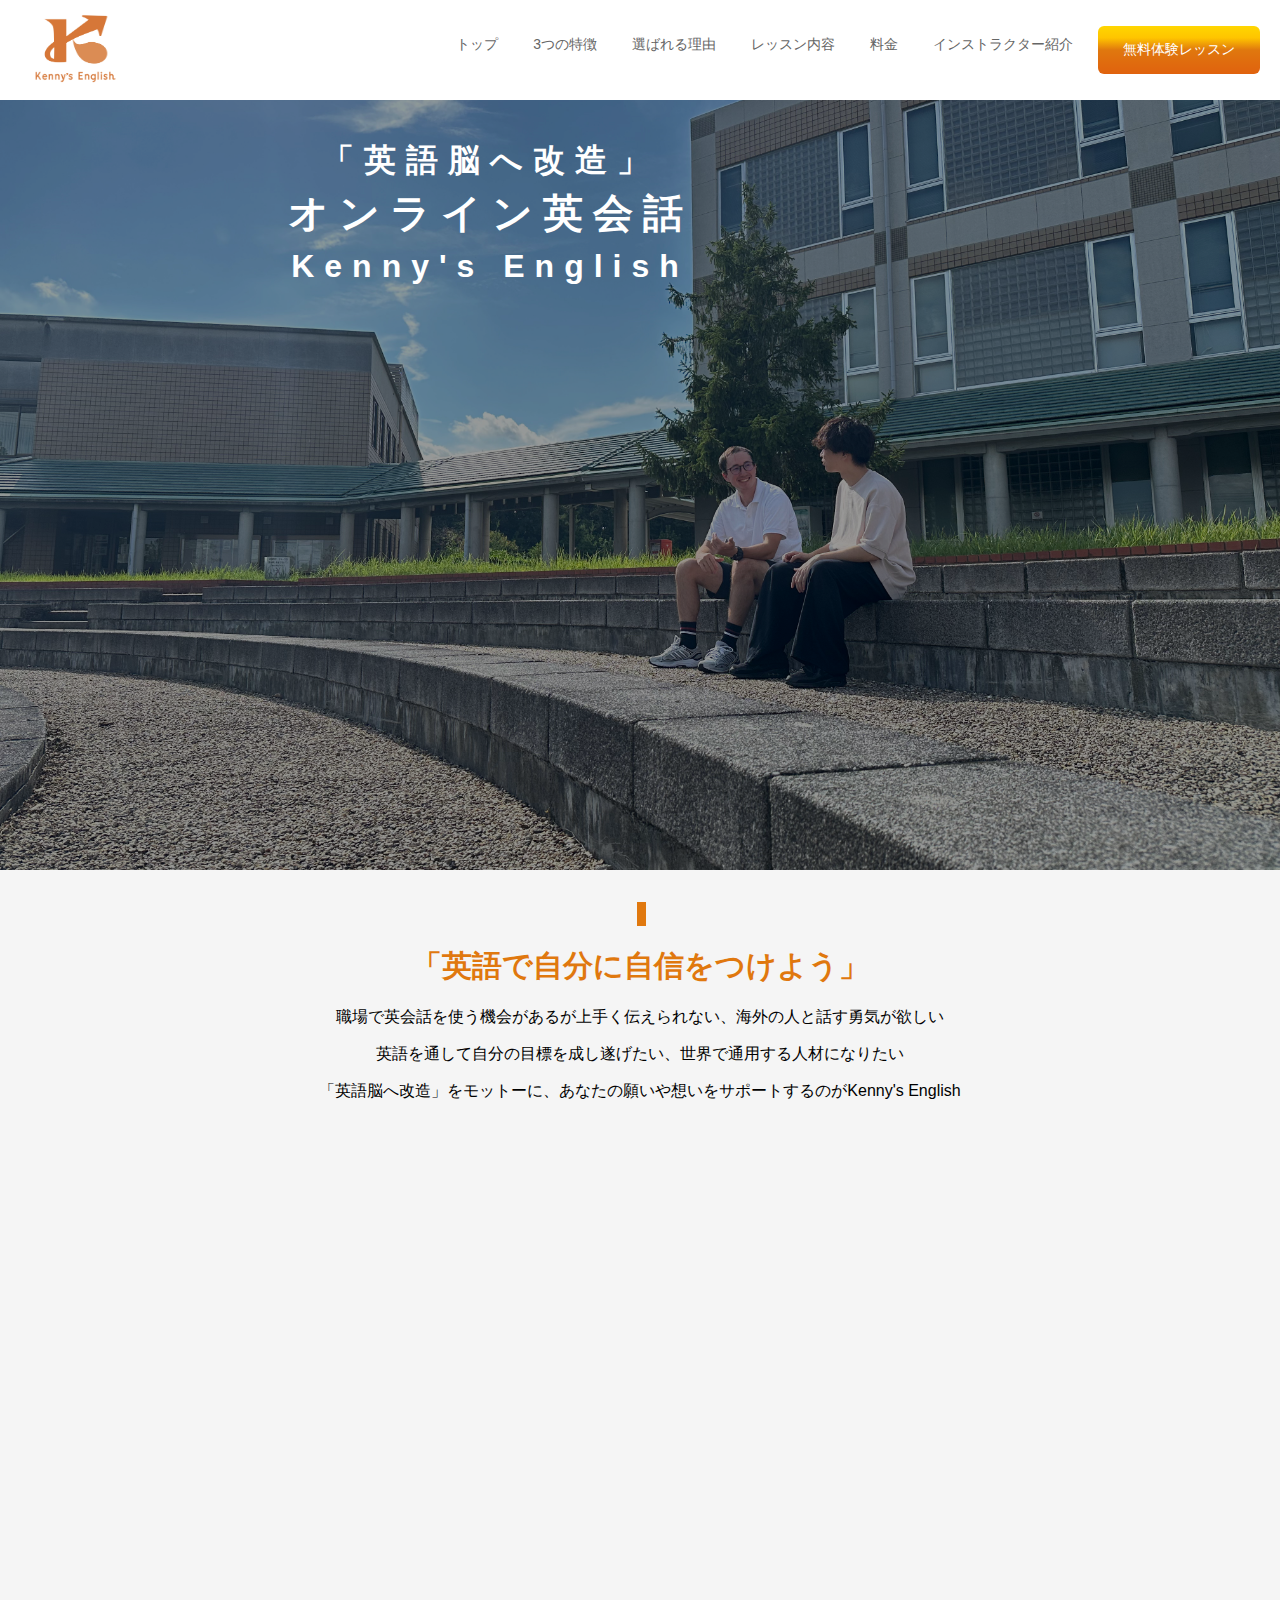
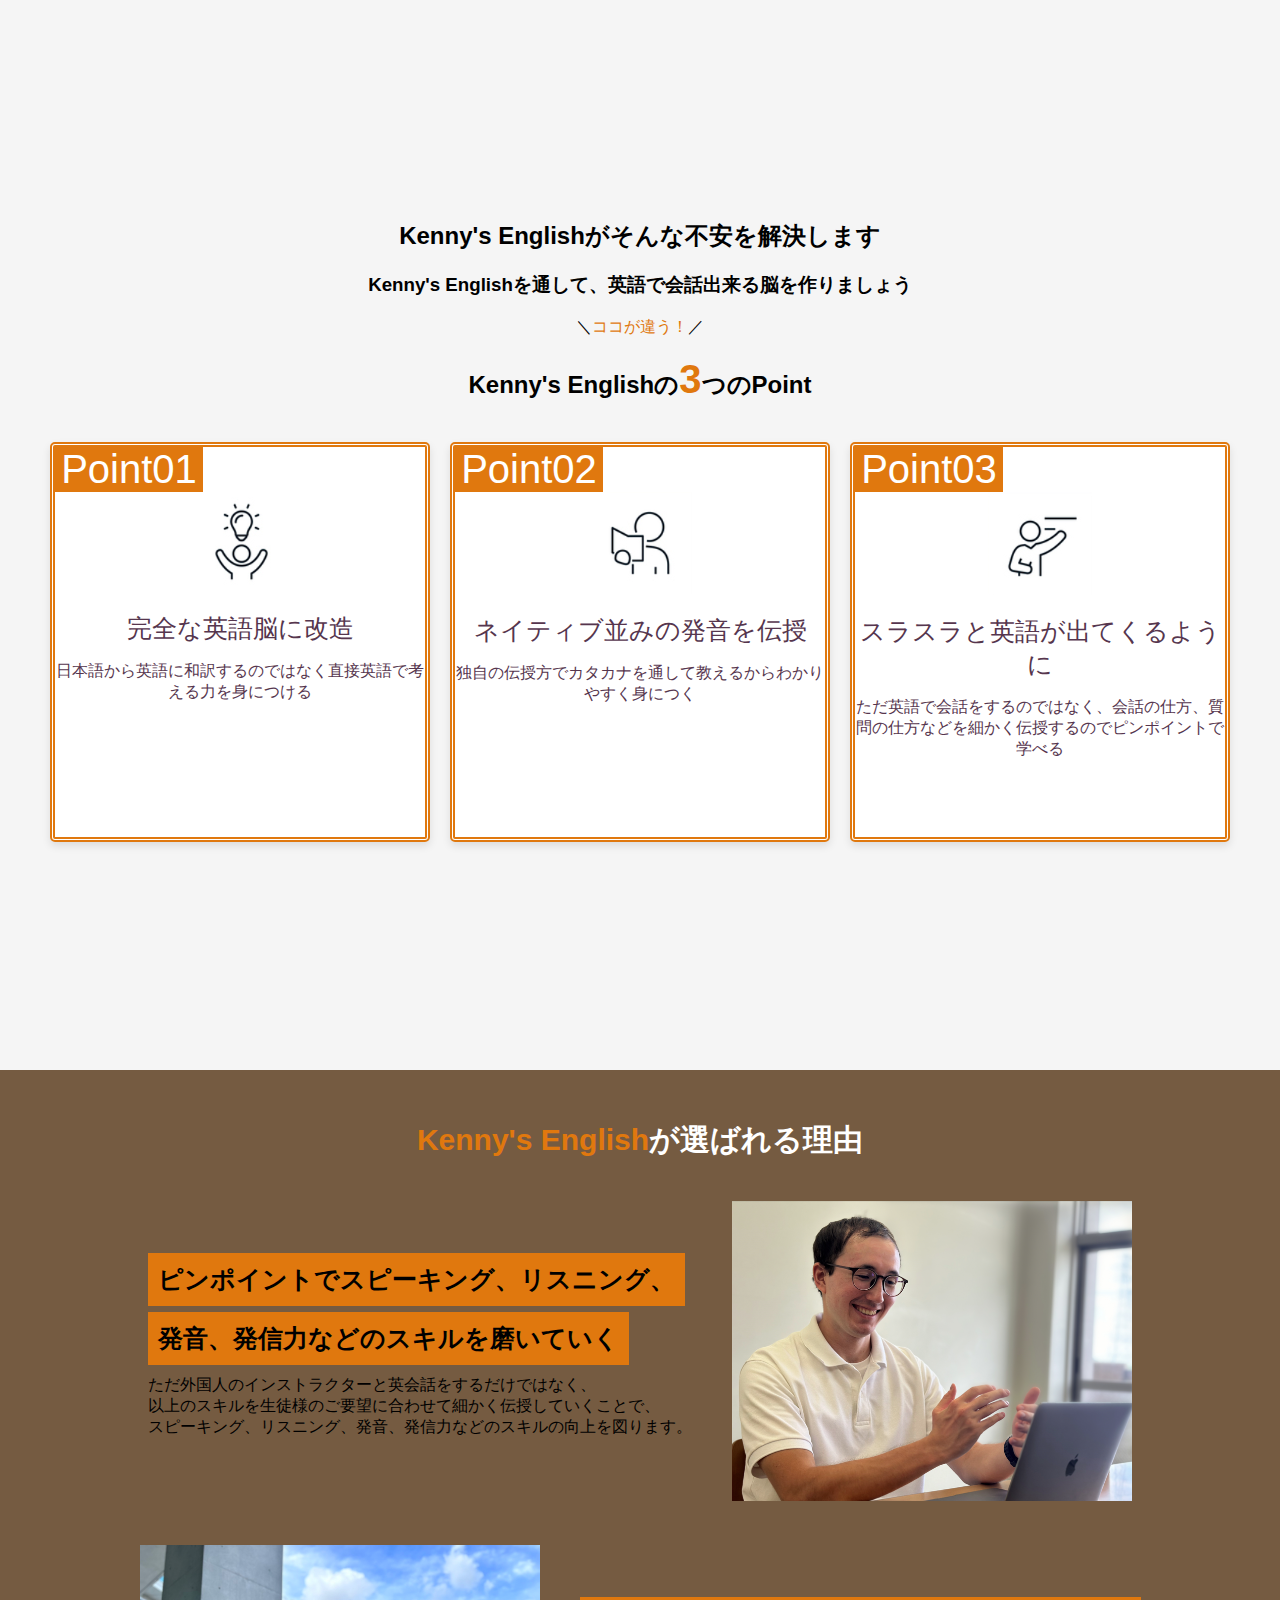
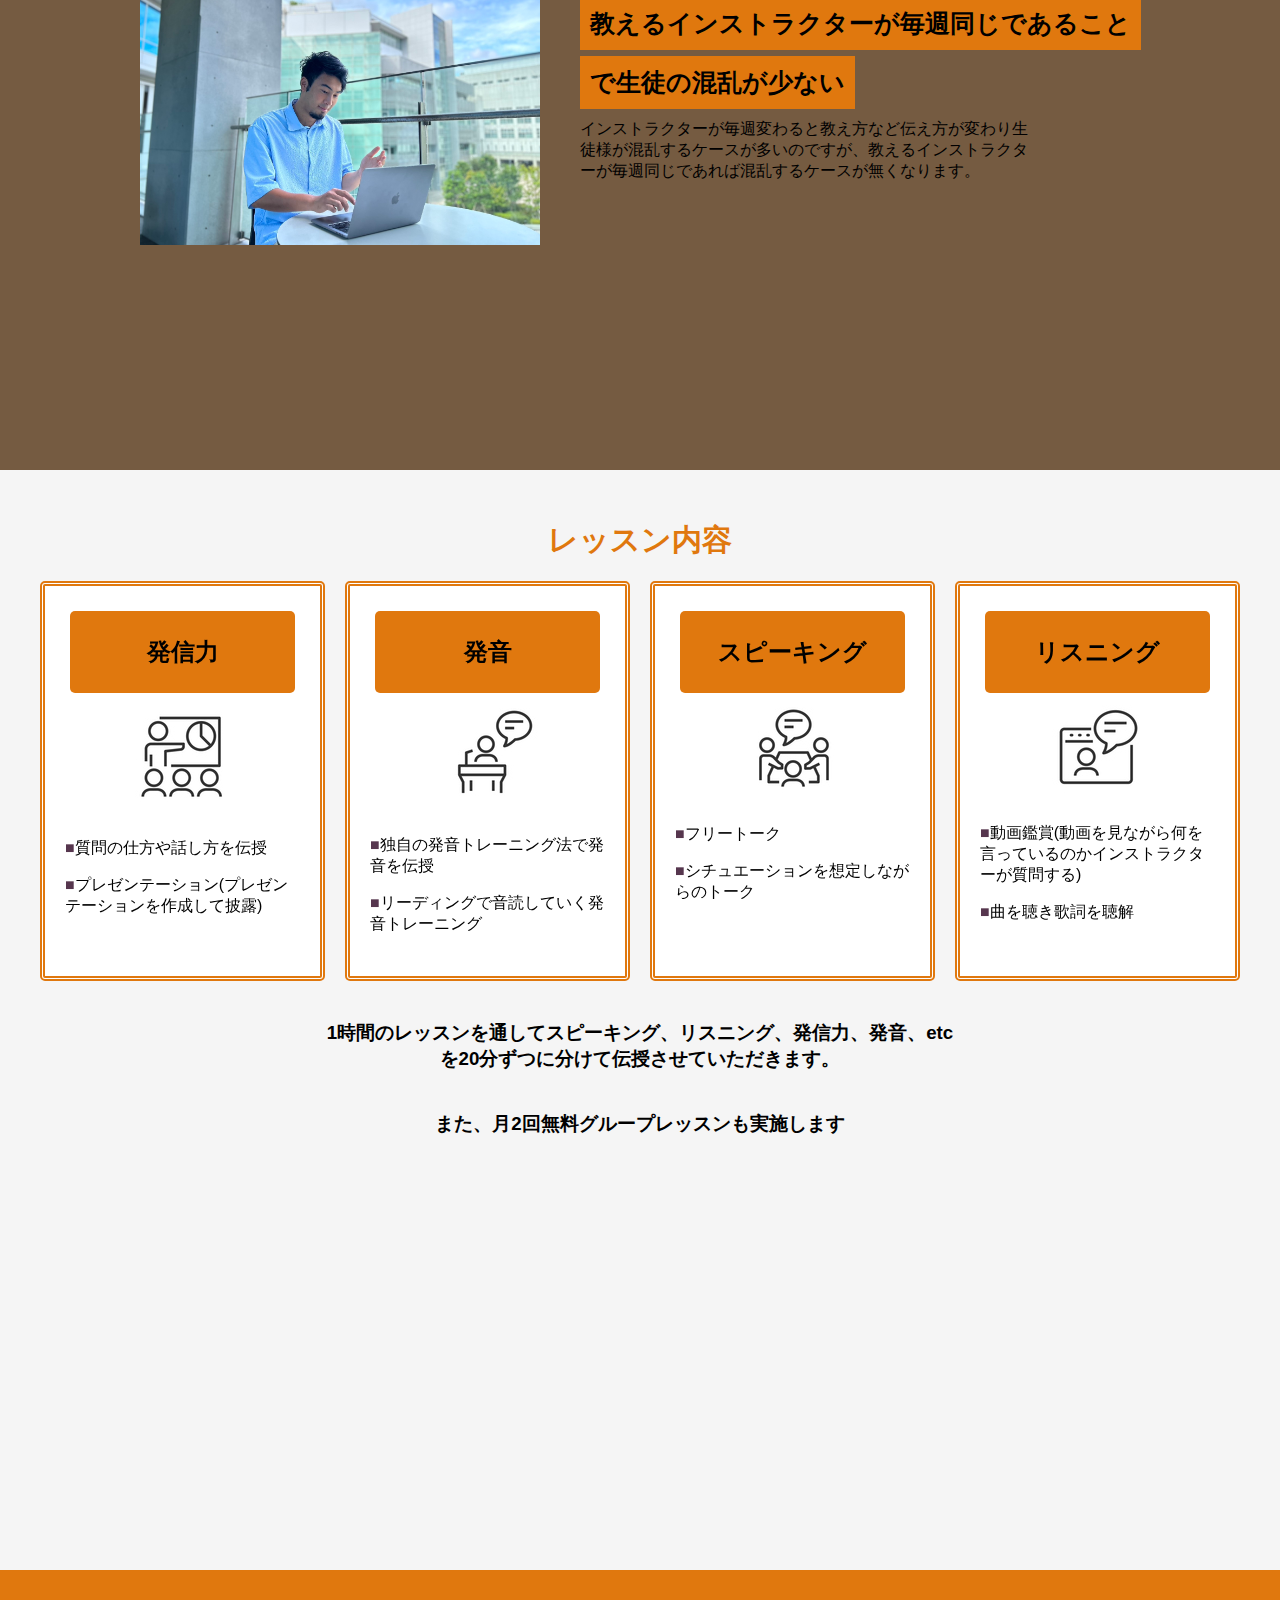
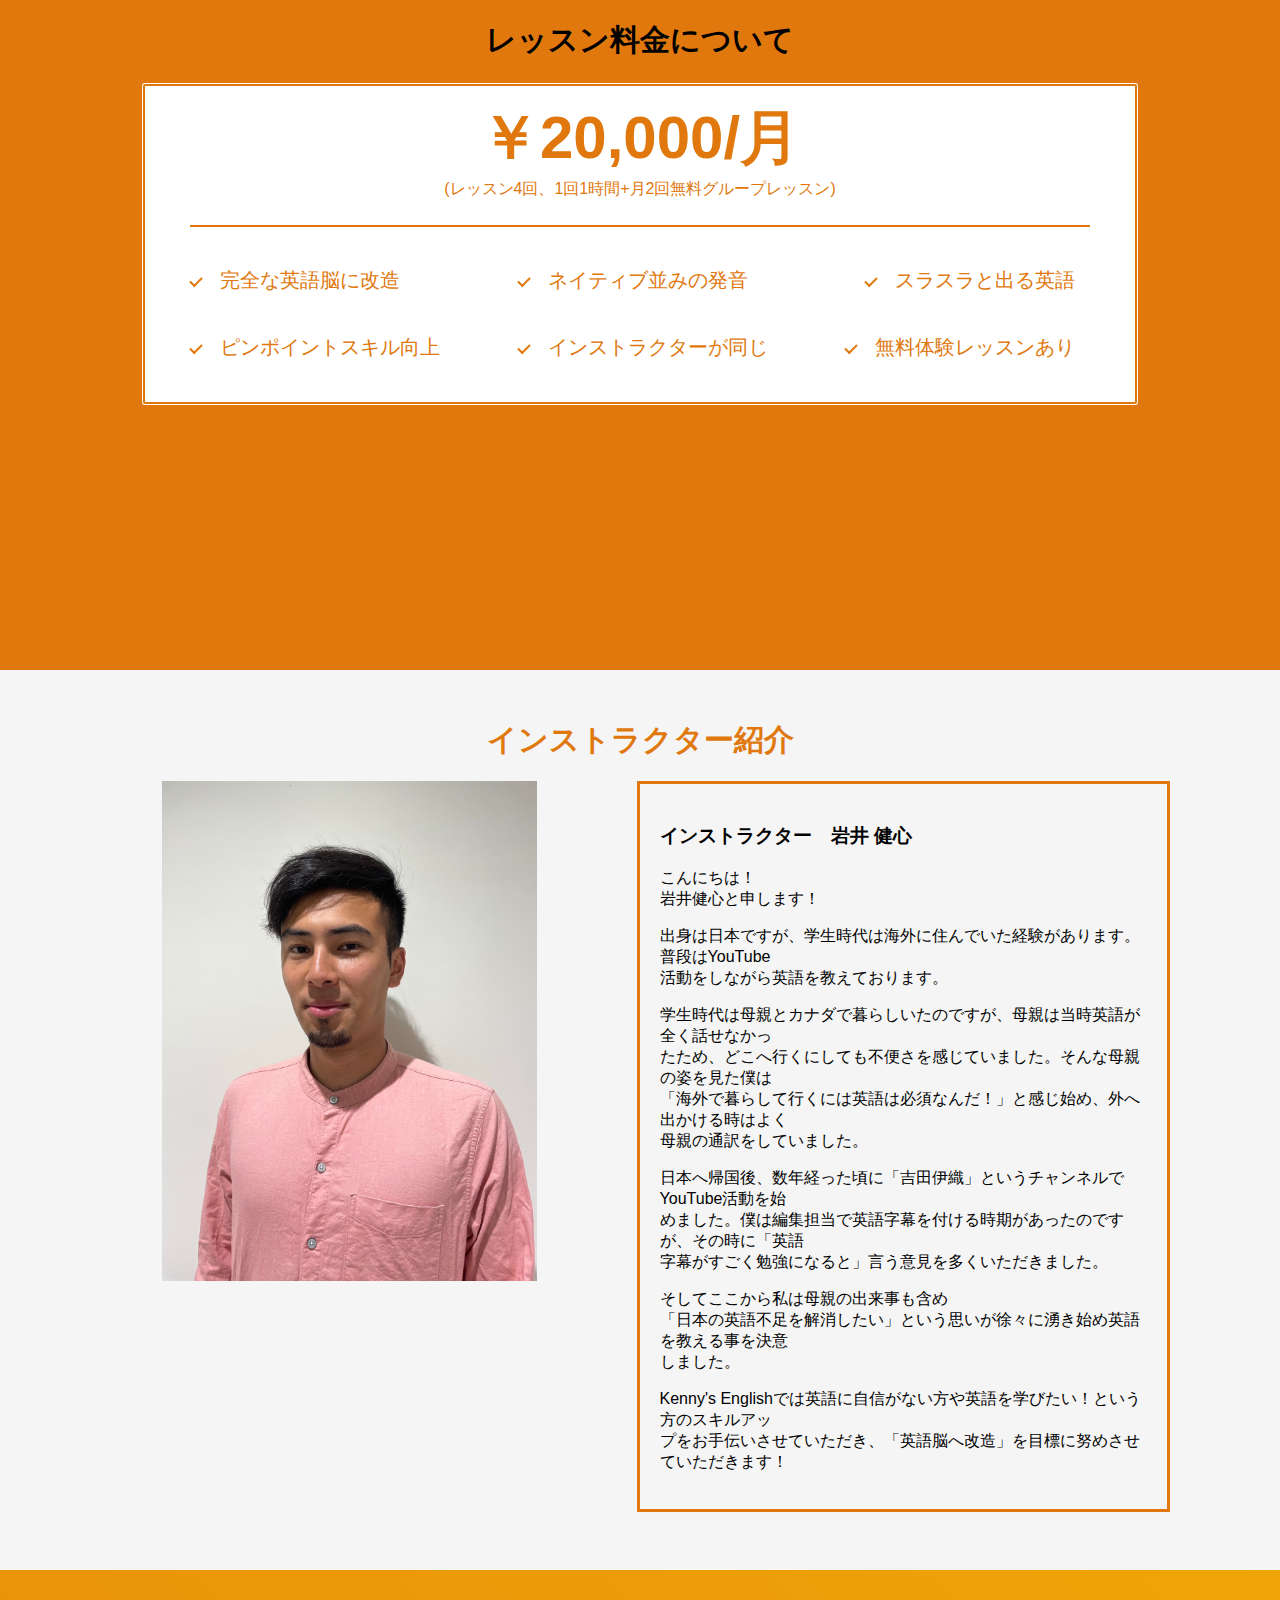
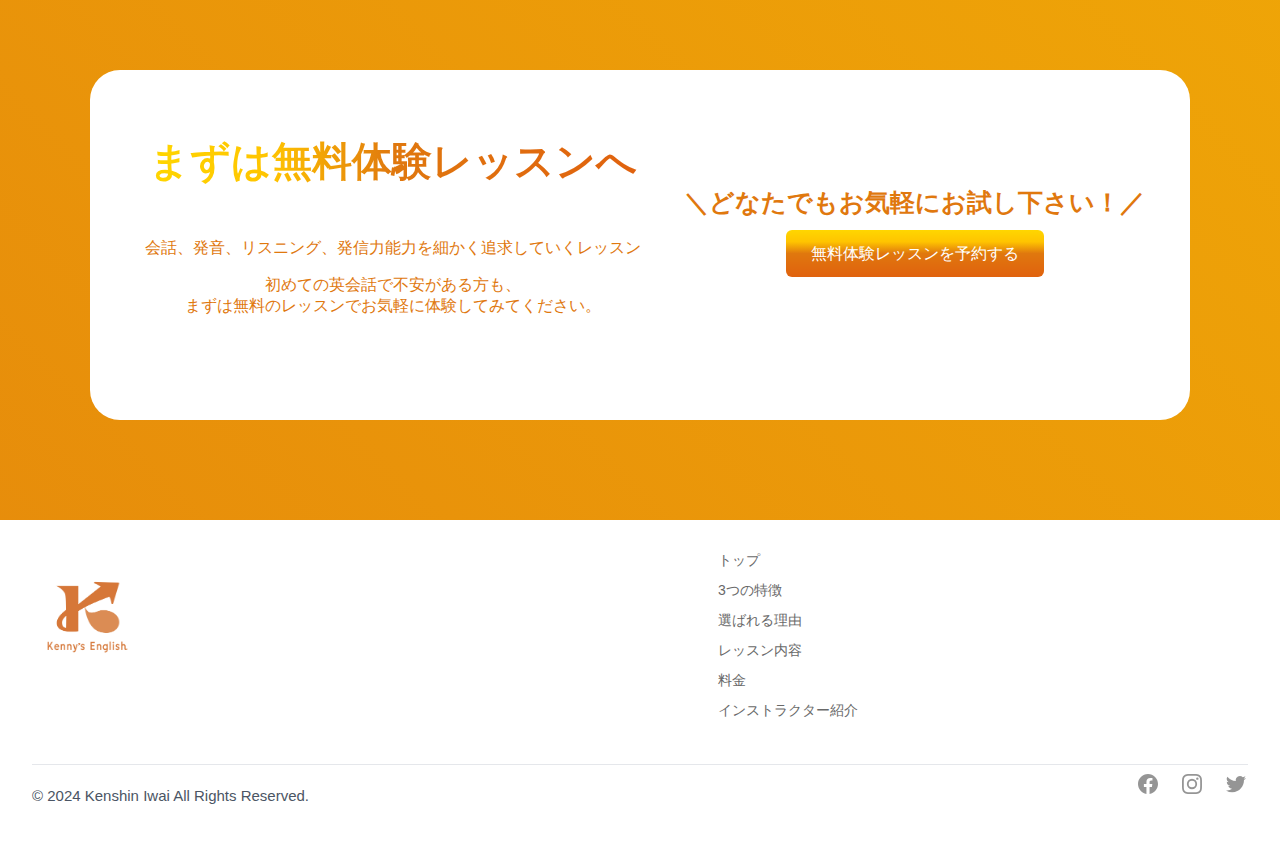
<file: docs/index.html>
<!DOCTYPE html>
<html lang="en">
<head>
    <!-- ▼ Page Setting ▼ -->
    <meta charset="UTF-8">
    <meta http-equiv="X-UA-Compatible" content="IE=edge">
    <meta name="viewport" content="width=device-width, initial-scale=1">

    <title>Kenny's English</title>
    <link rel="stylesheet" href="css/style.css">
    <script src="js/script.js"></script>

    <script src="https://code.jquery.com/jquery-2.2.4.js" integrity="sha256-iT6Q9iMJYuQiMWNd9lDyBUStIq/8PuOW33aOqmvFpqI=" crossorigin="anonymous"></script>
    <script>
        $(function() {
           const hum = $('#nav-ham, .nav_close');
           const nav = $('.sp-nav');
      
           hum.on('click', function(){
              nav.toggleClass('toggle');
           });
      
           // Close the menu when a link is clicked
           $('.sp-nav a').on('click', function() {
              nav.removeClass('toggle');
           });
        });
      </script>      
</head>

<body>
<!-- Header -->
<div class="top-area">
    <header class="DownMove" id="header">
        <div class="logo" id="logo">
            <a href="#pg-1"><img src="../content/img/logo2.png" width="110" height="85" alt="kennys_english"></a>
        </div>

        <nav class="pc-nav">
            <ul>
                <li><a href="#pg-1">トップ</a></li>
                <li><a href="#pg-2">3つの特徴</a></li>
                <li><a href="#pg-3">選ばれる理由</a></li>
                <li><a href="#pg-4">レッスン内容</a></li>
                <li><a href="#pg-5">料金</a></li>
                <li><a href="#pg-6">インストラクター紹介</a></li>
                <li><a href="../docs/free_lesson.html" class="lsn-btn"><span style="color: #fff;">無料体験レッスン</span></a></li>
            </ul>
        </nav>
        <nav class="sp-nav">
            <ul>
                <li><a href="#pg-1">トップ</a></li>
                <li><a href="#pg-2">3つの特徴</a></li>
                <li><a href="#pg-3">選ばれる理由</a></li>
                <li><a href="#pg-4">レッスン内容</a></li>
                <li><a href="#pg-5">料金</a></li>
                <li><a href="#pg-6">インストラクター紹介</a></li>
                <li><a href="../docs/free_lesson.html" class="lsn-btn">無料体験レッスン</a></li>
                <li class="nav_close"><span>閉じる</span></li>
            </ul>
        </nav>
        <div id="nav-ham">
            <span></span>
        </div>

    </header>
</div>

    <main>
        <section class="pg-1" id="pg-1">
            <div class="pg1-top-text">
                <h1 class="pg1-h1">「英語脳へ改造」</h1>
                <h2 class="pg1-h2">オンライン英会話</h2>
                <h1 class="pg1-h1">Kenny's English</h1>
            </div>

        </section>

        <section class="pg1-2" id="pg1-2">
            <!-- 
            <div class="pg1-2loop">
                <ul>
                    <li>Kenny's English</li>
                    <li>Kenny's English</li>
                    <li>Kenny's English</li>
                    <li>Kenny's English</li>
                    <li>Kenny's English</li>
                    <li>Kenny's English</li>
                </ul>
            </div>
            -->
            <div class="int_des" id="int_des">
                <h1 class="bee" style="margin-top: 0px; margin-bottom:0px;"></h1>
            </div>
            <div class="pg1-2text">
                <h1 class="pg1-2-h1">「英語で自分に自信をつけよう」</h1>
                <p>職場で英会話を使う機会があるが上手く伝えられない、海外の人と話す勇気が欲しい</p>
                <p>英語を通して自分の目標を成し遂げたい、世界で通用する人材になりたい</p>
                <p>「英語脳へ改造」をモットーに、あなたの願いや想いをサポートするのがKenny's English</p>
            </div>
        </section>
    
        <section class="pg-2" id="pg-2">
            <div class="pg2-subtext">
                <h2>Kenny's Englishがそんな不安を解決します</h2>
                <h3>Kenny's Englishを通して、英語で会話出来る脳を作りましょう</h3>
            </div>

            <div class="pg2-points">
                <p>＼<span style="color: #E0780E;">ココが違う！</span>／</p>
                <h2>Kenny's Englishの<span style="font-size: 40px; color: #E0780E;">3</span>つのPoint</h2>
            </div>

            <div class="pg2-bottom-box">
                <div class="pg2-bottom-sub">
                    <p class="pg2-box-p1"><span style="font-size: 40px;">Point01</span></p>
                    <img src="../content/img/point1.png">
                    <p><span style="font-size: 25px; color: #56364E;">完全な英語脳に改造</span></p>
                    <p><span style="color: #56364E;">日本語から英語に和訳するのではなく直接英語で考える力を身につける</span></p>
                </div>
                <div class="pg2-bottom-sub">
                    <p class="pg2-box-p1"><span style="font-size: 40px;">Point02</span></p>
                    <img src="../content/img/point2.png">
                    <p><span style="font-size: 25px; color: #56364E;">ネイティブ並みの発音を伝授</span></p>
                    <p><span style="color: #56364E;">独自の伝授方でカタカナを通して教えるからわかりやすく身につく</span></p>
                </div>
                <div class="pg2-bottom-sub">
                    <p class="pg2-box-p1"><span style="font-size: 40px;">Point03</span></p>
                    <img src="../content/img/point3.png">
                    <p><span style="font-size: 25px; color: #56364E;">スラスラと英語が出てくるように</span></p>
                    <p><span style="color: #56364E;">ただ英語で会話をするのではなく、会話の仕方、質問の仕方などを細かく伝授するのでピンポイントで学べる</span></p>
                </div>
            </div>
        </section>

        <section class="pg-3" id="pg-3">
            <h1 class="pg3-h1"><span style="color: #E0780E;">Kenny's English</span>が選ばれる理由</h1>
            <div class="pg3-up-container">
                <div class="pg3-up-sub slide-in">
                    <h3 class="pg3-up-h3">ピンポイントでスピーキング、リスニング、</h3><br>
                    <h3 class="pg3-up-h3">発音、発信力などのスキルを磨いていく</h3>
                    <p class="pg3-up-p">ただ外国人のインストラクターと英会話をするだけではなく、<br>以上のスキルを生徒様のご要望に合わせて細かく伝授していくことで、<br>スピーキング、リスニング、発音、発信力などのスキルの向上を図ります。</p>
                </div>
                <div class="pg3-up-sub slide-in">
                    <img width="400" height="300" src="../content/img/seiji.png">
                </div>
            </div>

            <div class="pg3-down-container">
            <div class="pg3-down-sub slide-in">
                <img width="400" height="300" src="../content/img/ki.jpg">
            </div>
            <div class="pg3-down-sub slide-in">
                <h3 class="pg3-down-h3">教えるインストラクターが毎週同じであること</h3><br>
                <h3 class="pg3-down-h3">で生徒の混乱が少ない</h3>
                <p class="pg3-down-p">インストラクターが毎週変わると教え方など伝え方が変わり生<br>徒様が混乱するケースが多いのですが、教えるインストラクタ<br>ーが毎週同じであれば混乱するケースが無くなります。</p>
            </div>
            </div>

        </section>

        <section class="pg-4" id="pg-4">
            <h1 class="pg4-h1 bounce-in">レッスン内容</h1>
            
            <div class="pg4-bottom-box">
                <div class="pg4-bottom-sub">
                    <div class="pg4-card">
                        <div class="pg4-card-front">
                            <div class="pg4-top-sub"><h2>発信力</h2></div>
                            <img src="../content/img/presentation.png" alt="Presentation">
                            <p><span style="color: #56364E;">■</span>質問の仕方や話し方を伝授</p>
                            <p><span style="color: #56364E;">■</span>プレゼンテーション(プレゼンテーションを作成して披露)</p>
                        </div>
                        <div class="pg4-card-back">
                            <h2>More about 発信力</h2>
                            <p>Gain confidence in your speaking ability, learn how to engage an audience, and master presentation skills.</p>
                        </div>
                    </div>
                </div>
                <div class="pg4-bottom-sub">
                    <div class="pg4-card">
                        <div class="pg4-card-front">
                            <div class="pg4-top-sub"><h2>発音</h2></div>
                            <img src="../content/img/talk.png" alt="Presentation">
                            <p><span style="color: #56364E;">■</span>独自の発音トレーニング法で発音を伝授</p>
                            <p><span style="color: #56364E;">■</span>リーディングで音読していく発音トレーニング</p>
                        </div>
                        <div class="pg4-card-back">
                            <h2>More about 発音</h2>
                            <p>Gain confidence in your speaking ability, learn how to engage an audience, and master presentation skills.</p>
                        </div>
                    </div>
                  </div>
                  <div class="pg4-bottom-sub">
                    <div class="pg4-card">
                        <div class="pg4-card-front">
                            <div class="pg4-top-sub"><h2>スピーキング</h2></div>
                            <img src="../content/img/freetalk.png" alt="Presentation">
                            <p><span style="color: #56364E;">■</span>フリートーク</p>
                            <p><span style="color: #56364E;">■</span>シチュエーションを想定しながらのトーク</p>
                        </div>
                        <div class="pg4-card-back">
                            <h2>More about スピーキング</h2>
                            <p>Gain confidence in your speaking ability, learn how to engage an audience, and master presentation skills.</p>
                        </div>
                    </div>
                  </div>
                  <div class="pg4-bottom-sub">
                    <div class="pg4-card">
                        <div class="pg4-card-front">
                            <div class="pg4-top-sub"><h2>リスニング</h2></div>
                            <img src="../content/img/listen.png" alt="Presentation">
                            <p><span style="color: #56364E;">■</span>動画鑑賞(動画を見ながら何を言っているのかインストラクターが質問する)</p>
                            <p><span style="color: #56364E;">■</span>曲を聴き歌詞を聴解</p>
                        </div>
                        <div class="pg4-card-back">
                            <h2>More about リスニング</h2>
                            <p>Gain confidence in your speaking ability, learn how to engage an audience, and master presentation skills.</p>
                        </div>
                    </div>
                  </div>
            </div>

            <h3>1時間のレッスンを通してスピーキング、リスニング、発信力、発音、etc<br>を20分ずつに分けて伝授させていただきます。</h3>
            <h3>また、月2回無料グループレッスンも実施します</h3>
            
        </section>

        <section class="pg-5" id="pg-5">
            <h1 class="pg5-h1">レッスン料金について</h1>
            <div class="pg5-box">
                <div class="pg5-top-box">
                    <h2 class="pg5-h2">￥20,000/月</h2>
                    <p>(レッスン4回、1回1時間+月2回無料グループレッスン)</p>
                </div>
                <div class="pg5-mid-box">
                </div>
                <div class="pg5-bottom-box">
                    <ul class="pg5-top-list">
                        <li>完全な英語脳に改造</li>
                        <li>ネイティブ並みの発音</li>
                        <li>スラスラと出る英語</li>
                    </ul>
                    <ul class="pg5-bottom-list">
                        <li>ピンポイントスキル向上</li>
                        <li>インストラクターが同じ</li>
                        <li>無料体験レッスンあり</li>
                    </ul>
                </div>
            </div>
        </section>

        <section class="pg-6" id="pg-6">
            <h1 class="pg6-h1">インストラクター紹介</h1>
            <div class="pg6-container">
            <div class="pg6-img slide-in-left floating">
            <img width="375" height="500" src="../content/img/instructor-1.jpg" alt="インストラクター">
            </div>
            <div class="pg6-intro slide-in-right">
                <h3>インストラクター　岩井 健心</h3>
                <p>こんにちは！<br>岩井健心と申します！</p>
                <p>出身は日本ですが、学生時代は海外に住んでいた経験があります。普段はYouTube<br>活動をしながら英語を教えております。</p>
                <p>学生時代は母親とカナダで暮らしいたのですが、母親は当時英語が全く話せなかっ<br>たため、どこへ行くにしても不便さを感じていました。そんな母親の姿を見た僕は<br>「海外で暮らして行くには英語は必須なんだ！」と感じ始め、外へ出かける時はよく<br>母親の通訳をしていました。</p>
                <p>日本へ帰国後、数年経った頃に「吉田伊織」というチャンネルでYouTube活動を始<br>めました。僕は編集担当で英語字幕を付ける時期があったのですが、その時に「英語<br>字幕がすごく勉強になると」言う意見を多くいただきました。</p>
                <p>そしてここから私は母親の出来事も含め<br>「日本の英語不足を解消したい」という思いが徐々に湧き始め英語を教える事を決意<br>しました。</p>
                <p>Kenny's Englishでは英語に自信がない方や英語を学びたい！という方のスキルアッ<br>プをお手伝いさせていただき、「英語脳へ改造」を目標に努めさせていただきます！</p>
            </div>
            </div>
        </section>


        <section class="free-lesson" id="free-lesson">
            <div class="pgFL-box">
                <div class="pgFL-top-box">
                    <h2 class="pgFL-h2">まずは無料体験レッスンへ</h2>
                    <p>会話、発音、リスニング、発信力能力を細かく追求していくレッスン</p>
                    <p>初めての英会話で不安がある方も、<br>まずは無料のレッスンでお気軽に体験してみてください。</p>
                </div>

                <div class="pgFL-bottom-box">
                    <p>＼どなたでもお気軽にお試し下さい！／</p>
                    <a href="../docs/free_lesson.html" class="lsn-btn">無料体験レッスンを予約する</a>
                </div>
            </div>
        </section>

    </main>

    <!-- jQuery-->
    <script src="https://code.jquery.com/jquery-3.4.1.min.js" integrity="sha256-CSXorXvZcTkaix6Yvo6HppcZGetbYMGWSFlBw8HfCJo=" crossorigin="anonymous"></script>

    <!--Javascript-->
    <script src="js/movement.js" defer></script>

    <!-- Footer -->
    <footer class="footer">
        <div class="md-flex md-justify-between">
            <h1 class="ft-h1">
                <a href="#pg-1"><img src="../content/img/logo2.png" width="110" height="90" alt="kennys_english"></a>
            </h1>
            <div class="grid">
              <div>
                <ul class="footer_navi">
                    <li><a href="#pg-1">トップ</a></li>
                    <li><a href="#pg-2">3つの特徴</a></li>
                    <li><a href="#pg-3">選ばれる理由</a></li>
                    <li><a href="#pg-4">レッスン内容</a></li>
                    <li><a href="#pg-5">料金</a></li>
                    <li><a href="#pg-6">インストラクター紹介</a></li>
                </ul>
              </div>
            </div>
          </div>
          <hr />
          <div class="md-flex md-justify-between">
            <p class="copyright">© 2024 Kenshin Iwai All Rights Reserved.
            </p>
            <div class="footer_social">
              <a href="#">
                <svg class="w-5 h-5" fill="currentColor" viewBox="0 0 24 24" aria-hidden="true">
                  <path fill-rule="evenodd" d="M22 12c0-5.523-4.477-10-10-10S2 6.477 2 12c0 4.991 3.657 9.128 8.438 9.878v-6.987h-2.54V12h2.54V9.797c0-2.506 1.492-3.89 3.777-3.89 1.094 0 2.238.195 2.238.195v2.46h-1.26c-1.243 0-1.63.771-1.63 1.562V12h2.773l-.443 2.89h-2.33v6.988C18.343 21.128 22 16.991 22 12z" clip-rule="evenodd" />
                </svg>
              </a>
              <a href="https://www.instagram.com/kennysenglish.asia/">
                <svg class="w-5 h-5" fill="currentColor" viewBox="0 0 24 24" aria-hidden="true">
                  <path fill-rule="evenodd" d="M12.315 2c2.43 0 2.784.013 3.808.06 1.064.049 1.791.218 2.427.465a4.902 4.902 0 011.772 1.153 4.902 4.902 0 011.153 1.772c.247.636.416 1.363.465 2.427.048 1.067.06 1.407.06 4.123v.08c0 2.643-.012 2.987-.06 4.043-.049 1.064-.218 1.791-.465 2.427a4.902 4.902 0 01-1.153 1.772 4.902 4.902 0 01-1.772 1.153c-.636.247-1.363.416-2.427.465-1.067.048-1.407.06-4.123.06h-.08c-2.643 0-2.987-.012-4.043-.06-1.064-.049-1.791-.218-2.427-.465a4.902 4.902 0 01-1.772-1.153 4.902 4.902 0 01-1.153-1.772c-.247-.636-.416-1.363-.465-2.427-.047-1.024-.06-1.379-.06-3.808v-.63c0-2.43.013-2.784.06-3.808.049-1.064.218-1.791.465-2.427a4.902 4.902 0 011.153-1.772A4.902 4.902 0 015.45 2.525c.636-.247 1.363-.416 2.427-.465C8.901 2.013 9.256 2 11.685 2h.63zm-.081 1.802h-.468c-2.456 0-2.784.011-3.807.058-.975.045-1.504.207-1.857.344-.467.182-.8.398-1.15.748-.35.35-.566.683-.748 1.15-.137.353-.3.882-.344 1.857-.047 1.023-.058 1.351-.058 3.807v.468c0 2.456.011 2.784.058 3.807.045.975.207 1.504.344 1.857.182.466.399.8.748 1.15.35.35.683.566 1.15.748.353.137.882.3 1.857.344 1.054.048 1.37.058 4.041.058h.08c2.597 0 2.917-.01 3.96-.058.976-.045 1.505-.207 1.858-.344.466-.182.8-.398 1.15-.748.35-.35.566-.683.748-1.15.137-.353.3-.882.344-1.857.048-1.055.058-1.37.058-4.041v-.08c0-2.597-.01-2.917-.058-3.96-.045-.976-.207-1.505-.344-1.858a3.097 3.097 0 00-.748-1.15 3.098 3.098 0 00-1.15-.748c-.353-.137-.882-.3-1.857-.344-1.023-.047-1.351-.058-3.807-.058zM12 6.865a5.135 5.135 0 110 10.27 5.135 5.135 0 010-10.27zm0 1.802a3.333 3.333 0 100 6.666 3.333 3.333 0 000-6.666zm5.338-3.205a1.2 1.2 0 110 2.4 1.2 1.2 0 010-2.4z" clip-rule="evenodd" />
                </svg>
              </a>
              <a href="#">
                <svg class="w-5 h-5" fill="currentColor" viewBox="0 0 24 24" aria-hidden="true">
                  <path d="M8.29 20.251c7.547 0 11.675-6.253 11.675-11.675 0-.178 0-.355-.012-.53A8.348 8.348 0 0022 5.92a8.19 8.19 0 01-2.357.646 4.118 4.118 0 001.804-2.27 8.224 8.224 0 01-2.605.996 4.107 4.107 0 00-6.993 3.743 11.65 11.65 0 01-8.457-4.287 4.106 4.106 0 001.27 5.477A4.072 4.072 0 012.8 9.713v.052a4.105 4.105 0 003.292 4.022 4.095 4.095 0 01-1.853.07 4.108 4.108 0 003.834 2.85A8.233 8.233 0 012 18.407a11.616 11.616 0 006.29 1.84" />
                </svg>
              </a>
            </div>
          </div>
    </footer>


</body>



</html>
</file>
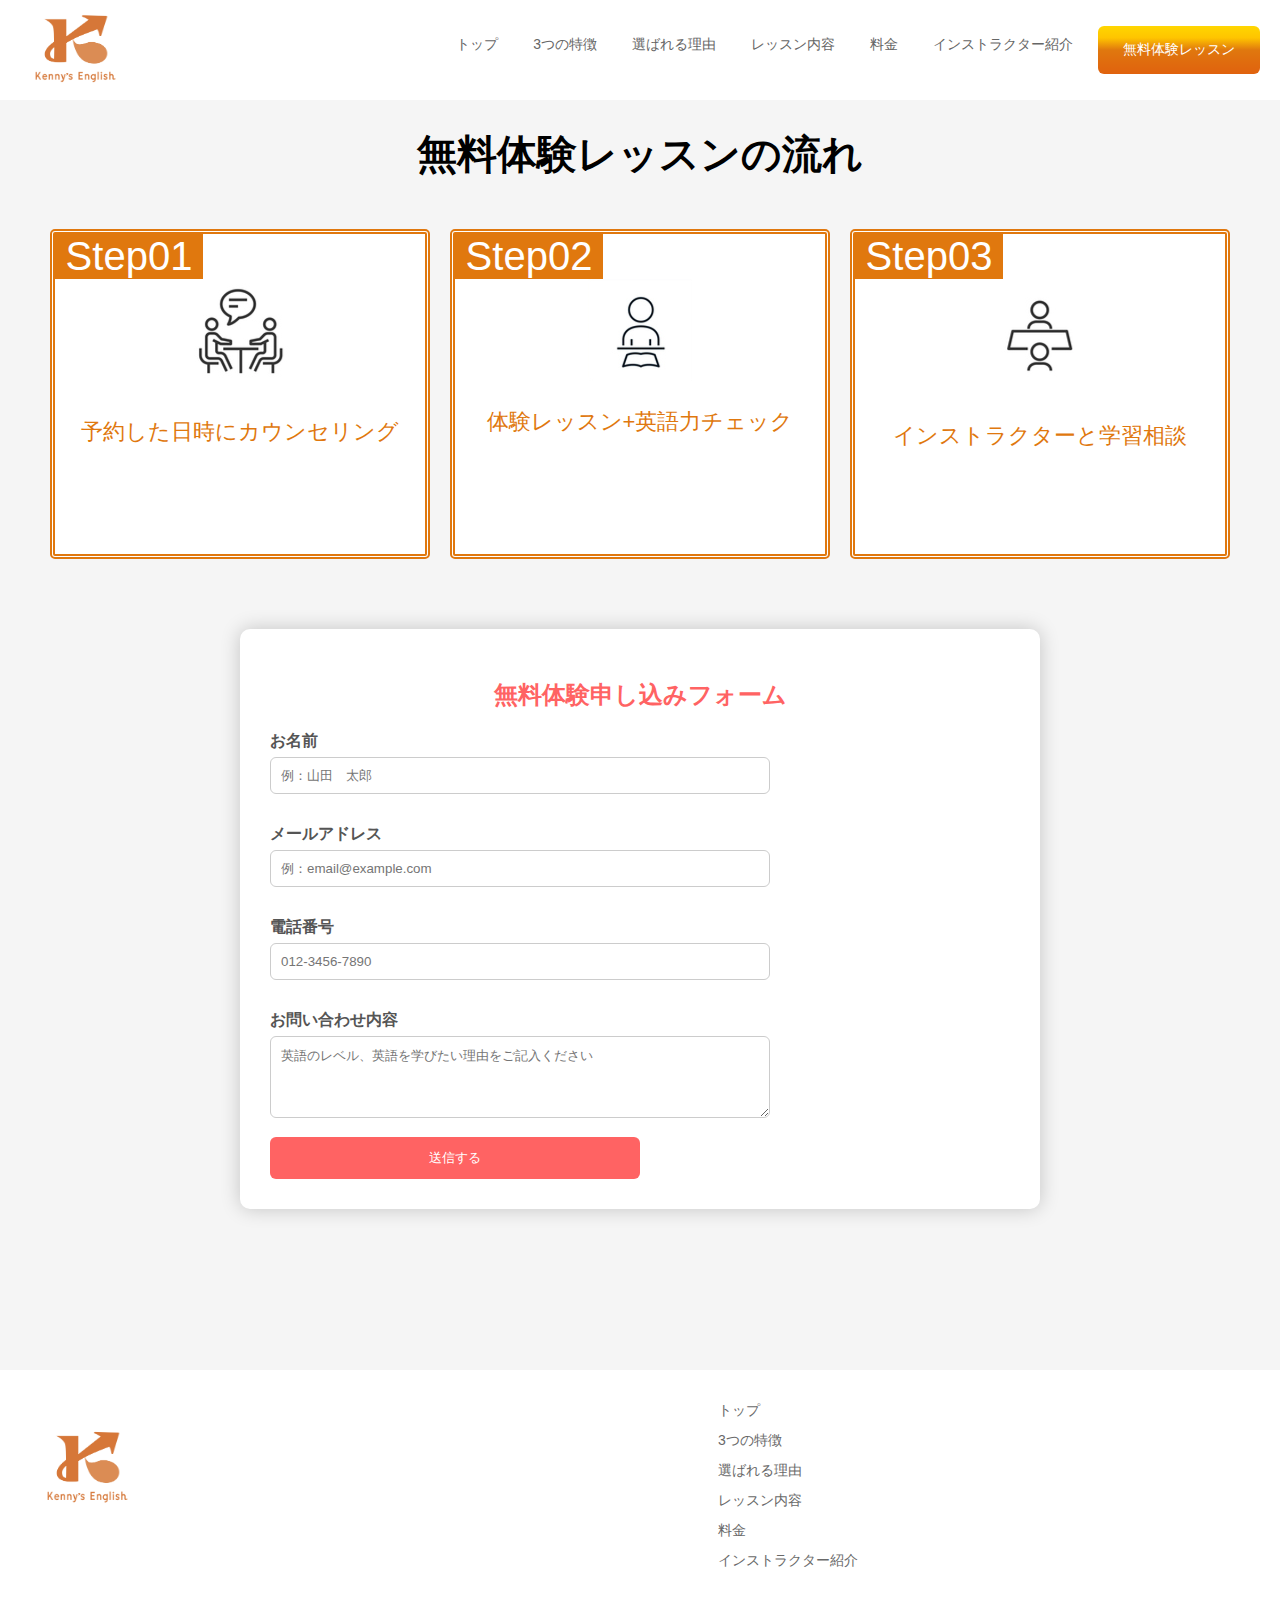
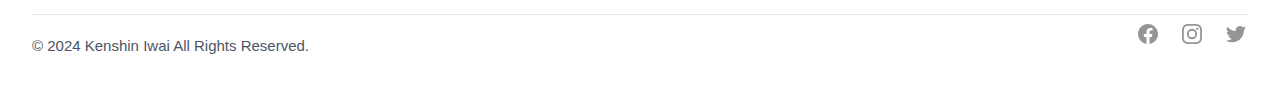
<file: docs/free_lesson.html>
<!DOCTYPE html>
<html lang="en">
  <head>
    <!-- ▼ Page Setting ▼ -->
    <meta charset="UTF-8">
    <meta http-equiv="X-UA-Compatible" content="IE=edge">
    <meta name="viewport" content="width=device-width, initial-scale=1">

    <title>Kenny's English</title>
    <link rel="stylesheet" href="css/style.css">
    <script src="js/script.js"></script>

    <script src="https://code.jquery.com/jquery-2.2.4.js" integrity="sha256-iT6Q9iMJYuQiMWNd9lDyBUStIq/8PuOW33aOqmvFpqI=" crossorigin="anonymous"></script>
    <script>
    $(function() {
       const hum = $('#nav-ham, .nav_close')
       const nav = $('.sp-nav')
       hum.on('click', function(){
          nav.toggleClass('toggle');
       });
    });
    </script>
</head>

<body>
<!-- Header -->
<div class="top-area">
  <header class="DownMove" id="header">
      <div class="logo" id="logo">
          <a href="../docs/index.html#pg-1"><img src="../content/img/logo2.png" width="110" height="85" alt="kennys_english"></a>
      </div>

      <nav class="pc-nav">
          <ul>
              <li><a href="../docs/index.html#pg-1">トップ</a></li>
              <li><a href="../docs/index.html#pg-2">3つの特徴</a></li>
              <li><a href="../docs/index.html#pg-3">選ばれる理由</a></li>
              <li><a href="../docs/index.html#pg-4">レッスン内容</a></li>
              <li><a href="../docs/index.html#pg-5">料金</a></li>
              <li><a href="../docs/index.html#pg-6">インストラクター紹介</a></li>
              <li><a href="../docs/free_lesson.html" class="lsn-btn"><span style="color: #fff;">無料体験レッスン</span></a></li>
          </ul>
      </nav>
      <nav class="sp-nav">
          <ul>
            <li><a href="../docs/index.html#pg-1">トップ</a></li>
            <li><a href="../docs/index.html#pg-2">3つの特徴</a></li>
            <li><a href="../docs/index.html#pg-3">選ばれる理由</a></li>
            <li><a href="../docs/index.html#pg-4">レッスン内容</a></li>
            <li><a href="../docs/index.html#pg-5">料金</a></li>
            <li><a href="../docs/index.html#pg-6">インストラクター紹介</a></li>
            <li><a href="../docs/free_lesson.html" class="lsn-btn"><span style="color: #fff;">無料体験レッスン</span></a></li>
              <li class="nav_close"><span>閉じる</span></li>
          </ul>
      </nav>
      <div id="nav-ham">
          <span></span>
      </div>

  </header>
</div>

    <main>
        <section class="pg-7" id="pg-7">
          <h1 class="pg7-h1">無料体験レッスンの流れ</h1>

          <div class="pg7-bottom-box">
            <div class="pg7-bottom-sub">
                <p class="pg7-box-p1">Step01</p>
                <img src="../content/img/step01.png">
                <p class="pg7-box-text">予約した日時にカウンセリング</p>
                <!-- <p>英語を習いたい理由、そして苦手な部分を把握し課題を見つけていきます</p> --> 
            </div>
            <div class="pg7-bottom-sub">
                <p class="pg7-box-p1">Step02</p>
                <img src="../content/img/step02.png">
                <p class="pg7-box-text">体験レッスン+英語力チェック</p>
                <!-- <p>課題に取り組みながらKenny’s Englishで行うレッスンを実践していただきます</p> --> 
            </div>
            <div class="pg7-bottom-sub">
                <p class="pg7-box-p1">Step03</p>
                <img src="../content/img/step03.png">
                <p class="pg7-box-text">インストラクターと学習相談</span></p>
                <!-- <p>レッスン終了後今後のレッスンの組み方、金額、今後のレッスンお取り組み方についてご案内させていただきます</p> --> 
            </div>
        </div>
            <form class="pg7-form" method="post">
                <h2 class="pg7-h2">無料体験申し込みフォーム</h2>

                <input type="hidden" name="_to" value="masat4146@gmail.com">

                <label for="name">お名前</label>
                <input type="text" id="name" name="name" placeholder="例：山田　太郎" required>

                <label for="email">メールアドレス</label>
                <input type="email" id="email" name="email" placeholder="例：email@example.com" required>

                <label for="phone">電話番号</label>
                <input type="tel" id="phone" name="phone" placeholder="012-3456-7890"> 

                <label for="comments">お問い合わせ内容</label>
                <textarea id="comments" name="comments" placeholder="英語のレベル、英語を学びたい理由をご記入ください" rows="4"></textarea>

                <button class="submit-btn" type="submit">送信する</button>
            </form>
        </section>
    </main>

    <!-- jQuery-->
    <script src="https://code.jquery.com/jquery-3.4.1.min.js" integrity="sha256-CSXorXvZcTkaix6Yvo6HppcZGetbYMGWSFlBw8HfCJo=" crossorigin="anonymous"></script>

    <!--Javascript-->
    <script src="js/movement.js" defer></script>

    <!-- Footer -->
    <footer class="footer">
        <div class="md-flex md-justify-between">
            <h1 class="ft-h1">
                <a href="../docs/index.html#pg-1"><img src="../content/img/logo2.png" width="110" height="90" alt="kennys_english"></a>
            </h1>
            <div class="grid">
              <div>
                <ul class="footer_navi">
                    <li><a href="../docs/index.html#pg-1">トップ</a></li>
                    <li><a href="../docs/index.html#pg-2">3つの特徴</a></li>
                    <li><a href="../docs/index.html#pg-3">選ばれる理由</a></li>
                    <li><a href="../docs/index.html#pg-4">レッスン内容</a></li>
                    <li><a href="../docs/index.html#pg-5">料金</a></li>
                    <li><a href="../docs/index.html#pg-6">インストラクター紹介</a></li>
                </ul>
              </div>
            </div>
          </div>
          <hr />
          <div class="md-flex md-justify-between">
            <p class="copyright">© 2024 Kenshin Iwai All Rights Reserved.
            </p>
            <div class="footer_social">
              <a href="#">
                <svg class="w-5 h-5" fill="currentColor" viewBox="0 0 24 24" aria-hidden="true">
                  <path fill-rule="evenodd" d="M22 12c0-5.523-4.477-10-10-10S2 6.477 2 12c0 4.991 3.657 9.128 8.438 9.878v-6.987h-2.54V12h2.54V9.797c0-2.506 1.492-3.89 3.777-3.89 1.094 0 2.238.195 2.238.195v2.46h-1.26c-1.243 0-1.63.771-1.63 1.562V12h2.773l-.443 2.89h-2.33v6.988C18.343 21.128 22 16.991 22 12z" clip-rule="evenodd" />
                </svg>
              </a>
              <a href="https://www.instagram.com/kennysenglish.asia/">
                <svg class="w-5 h-5" fill="currentColor" viewBox="0 0 24 24" aria-hidden="true">
                  <path fill-rule="evenodd" d="M12.315 2c2.43 0 2.784.013 3.808.06 1.064.049 1.791.218 2.427.465a4.902 4.902 0 011.772 1.153 4.902 4.902 0 011.153 1.772c.247.636.416 1.363.465 2.427.048 1.067.06 1.407.06 4.123v.08c0 2.643-.012 2.987-.06 4.043-.049 1.064-.218 1.791-.465 2.427a4.902 4.902 0 01-1.153 1.772 4.902 4.902 0 01-1.772 1.153c-.636.247-1.363.416-2.427.465-1.067.048-1.407.06-4.123.06h-.08c-2.643 0-2.987-.012-4.043-.06-1.064-.049-1.791-.218-2.427-.465a4.902 4.902 0 01-1.772-1.153 4.902 4.902 0 01-1.153-1.772c-.247-.636-.416-1.363-.465-2.427-.047-1.024-.06-1.379-.06-3.808v-.63c0-2.43.013-2.784.06-3.808.049-1.064.218-1.791.465-2.427a4.902 4.902 0 011.153-1.772A4.902 4.902 0 015.45 2.525c.636-.247 1.363-.416 2.427-.465C8.901 2.013 9.256 2 11.685 2h.63zm-.081 1.802h-.468c-2.456 0-2.784.011-3.807.058-.975.045-1.504.207-1.857.344-.467.182-.8.398-1.15.748-.35.35-.566.683-.748 1.15-.137.353-.3.882-.344 1.857-.047 1.023-.058 1.351-.058 3.807v.468c0 2.456.011 2.784.058 3.807.045.975.207 1.504.344 1.857.182.466.399.8.748 1.15.35.35.683.566 1.15.748.353.137.882.3 1.857.344 1.054.048 1.37.058 4.041.058h.08c2.597 0 2.917-.01 3.96-.058.976-.045 1.505-.207 1.858-.344.466-.182.8-.398 1.15-.748.35-.35.566-.683.748-1.15.137-.353.3-.882.344-1.857.048-1.055.058-1.37.058-4.041v-.08c0-2.597-.01-2.917-.058-3.96-.045-.976-.207-1.505-.344-1.858a3.097 3.097 0 00-.748-1.15 3.098 3.098 0 00-1.15-.748c-.353-.137-.882-.3-1.857-.344-1.023-.047-1.351-.058-3.807-.058zM12 6.865a5.135 5.135 0 110 10.27 5.135 5.135 0 010-10.27zm0 1.802a3.333 3.333 0 100 6.666 3.333 3.333 0 000-6.666zm5.338-3.205a1.2 1.2 0 110 2.4 1.2 1.2 0 010-2.4z" clip-rule="evenodd" />
                </svg>
              </a>
              <a href="#">
                <svg class="w-5 h-5" fill="currentColor" viewBox="0 0 24 24" aria-hidden="true">
                  <path d="M8.29 20.251c7.547 0 11.675-6.253 11.675-11.675 0-.178 0-.355-.012-.53A8.348 8.348 0 0022 5.92a8.19 8.19 0 01-2.357.646 4.118 4.118 0 001.804-2.27 8.224 8.224 0 01-2.605.996 4.107 4.107 0 00-6.993 3.743 11.65 11.65 0 01-8.457-4.287 4.106 4.106 0 001.27 5.477A4.072 4.072 0 012.8 9.713v.052a4.105 4.105 0 003.292 4.022 4.095 4.095 0 01-1.853.07 4.108 4.108 0 003.834 2.85A8.233 8.233 0 012 18.407a11.616 11.616 0 006.29 1.84" />
                </svg>
              </a>
            </div>
          </div>
    </footer>


</body>



</html>
</file>
<file: docs/css/style.css>
@charset "UTF-8";

/*
*
* --- Kenny's English
*
*  ▼ Theme Color ▼
*  #E0780E -- Darker
*  #E0780E -- Lighter
*  
*  #E0780E -- Orange
*  #755B41 -- Brown
*
*
*/

* {
    box-sizing: border-box;
 }

 html {
  color: #000;
  background: #fff;
 }

 body {
    margin: 0;
    padding: 0;
    font-family: "Hiragino Kku";
    font-family: "Hiragino Kaku Gothic Pro", "ヒラギノ角ゴ Pro W3", メイリオ, Meiryo, "ＭＳ Ｐゴシック", "Helvetica Neue", Helvetica, Arial, sans-serif;
    background-color: #f5f5f5;
 }


 #header {
  padding: 30px 4% 10px;
  position: fixed;
  top: 0;
  width: 100%;
  background-color: transparent;
  display: flex;
  align-items: center;
  backdrop-filter: blur(10px);
}

/* Header Up & Down Movement */
#header.Upmove {
  animation: UpAnime 0.5s forwards;
}

@keyframes UpAnime {
  from {
    opacity: 1;
    transform: translateY(0);
  }
  to {
    opacity: 0;
    transform: translateY(-100px);
  }
}

#header.DownMove {
  animation: DownAnime 0.5s forwards;
}

@keyframes DownAnime {
  from {
    opacity: 0;
    transform: translateY(-100px);
  }
  to {
    opacity: 1;
    transform: translateY(0);
  }
}

/* ▼ Extra Styling for Header List */
nav ul li a{
  display: block;
  text-decoration: none;
  color: #666;
  padding:10px;
  transition:all 0.3s;
}

nav ul li.current a,
nav ul li a:hover,
nav ul li a:active{
  color:#E0780E; 
}

 a {
   text-decoration: none;
   color: #696969;
   /* background: linear-gradient(#FFD600, #FF7A00, #FF0069, #D300C5, #7638FA); */
 }

 .lsn-btn {
  background: linear-gradient(#FFD600, #ffc400, #E0780E, #e06c0e, #e0620e);
  color: #fff;
  padding: 15px 25px;
  border-radius: 6px;
  animation: bounceInButton 1.5s ease-out;
  transition: transform 0.3s ease, box-shadow 0.3s ease;
 }

 .lsn-btn:hover {
  transform: scale(1.1); /* Scale up the button on hover */
  box-shadow: 0 8px 15px rgba(0, 0, 0, 0.3); /* Add shadow for emphasis */
}

@keyframes bounceInButton {
  0% {
      transform: scale(0.3);
      opacity: 0;
  }
  50% {
      transform: scale(1.05);
      opacity: 1;
  }
  70% {
      transform: scale(0.9);
  }
  100% {
      transform: scale(1);
  }
}

nav {
   margin: 0 0 0 auto;
}

 ul {
   list-style: none;
   margin: 0;
   display: flex;
 }

 li {
   margin: 0 0 0 15px;
   font-size: 14px;
 }

 .sp-nav {
  display: none;
}


/* ▼ Main Page */
main {
  padding-top: 70px;
}

section {
  padding: 30px;
}


/* ▼ Page One */
.pg-1 {
  height: 600px;
  background-image: url("../../content/img/widesite.jpg");
  background-position: center;
  background-size: cover;
  position: relative;
}

.pg-1::before {
  content: '';
  position: absolute;
  top: 0;
  left: 0;
  right: 0;
  bottom: 0;
  background: rgba(0, 0, 0, 0.4); /* Dark overlay */
  z-index: 1;
}

.pg1-top-text {
  text-align: center;
  line-height: 20px;
  margin-top: 50px;
  margin-right: 300px;
  position: relative;
  z-index: 2;
}

.pg1-h1 {
  color: #fff;
  letter-spacing: 10px;
}

.pg1-h2 {
  font-size: 40px;
  color: #fff;
  letter-spacing: 10px;
}

.pg1-2 {
  height: 900px;
}

.pg1-2-h1 {
  text-align: center;
  font-size: 30px;
  color: #E0780E;
}

.pg1-2text {
  text-align: center;
}

.int_des {
  font-family: Arial, Helvetica, sans-serif;
  font-size: 3vh;
  color: #000000;
  margin-top:0;
  margin-bottom: 0;
  text-align: center;
}
.int_des > h1{
  font-size: 2.5vh;
}

.bee::after {
    content:'';
    display: inline-block;
    margin-left: 2px;
    background-color: #E0780E;
    animation-name: blink;
    animation-duration: 0.9s;
    animation-iteration-count: infinite;
    line-height: 1vh;
    vertical-align: middle;
}

h1.bee::after {
  height:2.6vh;
  width:1vh;
  line-height: 2.6vh;
}

/*
.pg1-2loop {
  margin : 0 auto 1px;
  width : 100%;
  font-size : 140px;
  text-align : center;
  overflow : hidden;
  }
  
  .pg1-2loop ul {
  margin:0;
  display : inline-block;
  padding-left: 100%;
  white-space : nowrap;
  line-height : 1em;
  animation : scrollpg1-2loop 60s linear infinite;
  }
  .pg1-2loop ul li {
  font-size: 150px;
  color: #FFE1C4;
  display:inline;
  margin: 0 100px 0 0;
  }

  @keyframes scrollpg1-2loop {
  0% { transform: translateX(0)}
  100% { transform: translateX(-100%)}
  }
*/

/* ▼ Page Two */
.pg-2 {
  height: 900px;
}

.pg2-subtext {
  text-align: center;
}

.pg2-points {
  text-align: center;
}

.pg2-bottom-box {
  width: 100%;
  display: flex;
  justify-content: center;
  padding: 10px;
}

.pg2-bottom-sub {
  flex: 1;
  height: 400px;
  text-align: center;
  margin: 10px;
  border-radius: 5px;
  background-color: #fff;
  border: double 5px #E0780E;
  box-shadow: 0 4px 8px rgba(0, 0, 0, 0.1);
  transition: box-shadow 0.5s ease;
}

.pg2-bottom-sub:hover {
  box-shadow: 0 10px 20px rgba(0, 0, 0, 0.2);
}

.pg2-box-p1 {
  width: 40%;
  text-align: center;
  margin: 0;
  padding: 0;
  color: #fff;
  background-color: #E0780E;
}

/* ▼ Page Three */
.pg-3 {
  height: 1000px;
  background-color: #755B41;
}

.pg3-h1 {
  text-align: center;
  font-size: 30px;
  color: #fff;
}

.pg3-up-container {
  display: flex;
  justify-content: center;
  align-items: center;
}

.pg3-up-sub {
  margin: 20px;
}

.pg3-up-h3 {
  display: inline-block;
  font-size: 25px;
  margin-top: 1px;
  padding: 10px;
  background-color: #E0780E;
  margin-bottom: 5px;
}

.pg3-up-p {
  margin-top: 5px; /* Reduce the top margin */
}

.pg3-down-container {
  display: flex;
  justify-content: center;
  align-items: center;
}

.pg3-down-sub {
  margin: 20px;
}

.pg3-down-h3 {
  display: inline-block;
  font-size: 25px;
  margin-top: 1px;
  padding: 10px;
  background-color: #E0780E;
  margin-bottom: 5px;
}

.pg3-down-p {
  margin-top: 5px; /* Reduce the top margin */
}

.fade-in {
  animation: fadeInAnimation 1.5s ease-in-out forwards;
}

.slide-in {
  animation: slideInAnimation 1.5s ease-in-out forwards;
}

@keyframes fadeInAnimation {
  from {
      opacity: 0;
  }
  to {
      opacity: 1;
  }
}

@keyframes slideInAnimation {
  from {
      transform: translateX(-100%);
      opacity: 0;
  }
  to {
      transform: translateX(0);
      opacity: 1;
  }
}

.pg3-up-sub img, .pg3-down-sub img {
  transition: transform 0.3s ease, box-shadow 0.3s ease;
}

.pg3-up-sub img:hover, .pg3-down-sub img:hover {
  transform: scale(1.1);
  box-shadow: 0 10px 20px rgba(0, 0, 0, 0.3);
}

@keyframes gradientAnimation {
  0% {
      background: linear-gradient(45deg, #755B41, #E0780E);
  }
  50% {
      background: linear-gradient(45deg, #E0780E, #755B41);
  }
  100% {
      background: linear-gradient(45deg, #755B41, #E0780E);
  }
}

.pg-3 {
  animation: gradientAnimation 3s infinite;
}



/* ▼ Page Four */
.pg-4 {
  height: 1100px;
}

.pg4-h1 {
  text-align: center;
  font-size: 30px;
  color: #E0780E;
}

.pg4-top-box {
  width: 100%;
  display: flex;
  justify-content: center;
}

.pg4-top-sub {
  flex: 1;
  text-align: center;
  padding: 5px;
  margin: 5px;
  border-radius: 5px;
  background-color: #E0780E;
}

.pg4-bottom-box {
  width: 100%;
  display: flex;
  justify-content: center;
}

.pg4-bottom-sub {
  flex: 1;
  height: 400px;
  text-align: center;
  padding: 10px;
  margin: 0 10px;
  border-radius: 5px;
  background-color: #fff;
  border: double 5px #E0780E;
  perspective: 1000px; /* Gives 3D effect */
  position: relative;
  transition: box-shadow 0.3s ease-in-out;
  width: 100%; /* Adjust width as needed */
}

.pg4-bottom-sub:hover {
  box-shadow: 0 0 20px 10px rgba(224, 120, 14, 0.5);
}

.pg4-bottom-sub p {
  text-align: left;
}

.pg-4 h3 {
  padding-top: 20px;
  text-align: center;
}

.pg4-card {
  width: 100%;
  height: 100%;
  transition: transform 0.8s;
  transform-style: preserve-3d;
  position: relative;
}

.pg4-bottom-sub:hover .pg4-card {
  transform: rotateY(180deg);
}

.pg4-card-front, .pg4-card-back {
  position: absolute;
  width: 100%;
  height: 100%;
  backface-visibility: hidden;
  border-radius: 5px;
  padding: 10px;
}

.pg4-card-back {
  transform: rotateY(180deg);
  background-color: #E0780E; /* Differentiates the back */
  color: #fff;
  display: flex;
  flex-direction: column;
  align-items: center;
  justify-content: center;
}

.bounce-in {
  animation: bounceInAnimation 1.5s ease-out;
}

@keyframes bounceInAnimation {
  0% {
      transform: scale(0.3);
      opacity: 0;
  }
  50% {
      transform: scale(1.05);
      opacity: 1;
  }
  70% {
      transform: scale(0.9);
  }
  100% {
      transform: scale(1);
  }
}

.pg4-bottom-sub img {
  animation: pulseAnimation 2s infinite;
  transition: transform 0.3s ease-in-out;
}

.pg4-bottom-sub img:hover {
  transform: scale(1.1);
}

@keyframes pulseAnimation {
  0% {
      transform: scale(1);
  }
  50% {
      transform: scale(1.05);
  }
  100% {
      transform: scale(1);
  }
}



/* ▼ Page Five */
.pg-5 {
  height: 700px;
  background-color: #E0780E;
}

.pg5-h1 {
  text-align: center;
  font-size: 30px;
}

.pg5-h2 {
  font-size: 60px;
  color: #E0780E;
}

.pg5-box {
  width: 1000px;
  display: block; /* Changed to block for natural stacking of paragraphs */
  background-color: #fff;
  color: #E0780E;
  text-align: center;
  border-radius: 5px;
  border: double 5px #E0780E;
  margin: auto;
  padding: 1px; /* Add padding to give some space around the content */
}

.pg5-top-box {
  line-height: 1px;
}

.pg5-mid-box {
  display: block;
  width: 900px;
  border-bottom: 2px solid #E0780E;
  padding-top: 20px;
  margin: auto;
}

.pg5-bottom-box {
  width: 950px;
  margin: auto;
  padding: 20px;
}

.pg5-bottom-box ul {
  display: flex;
  list-style-type: none;
  justify-content: space-between;
  padding: 20px;
}

.pg5-bottom-box li {
  position: relative;
  font-size: 20px;
}

.pg5-bottom-box li::after {
  content: '';
  display: block;
  position: absolute;
  top: .5em;
  left: -1.5em;
  width: 10px;
  height: 5px;
  border-left: 2px solid #E0780E;
  border-bottom: 2px solid #E0780E;
  transform: rotate(-45deg);
}

.pg5-top-list {
  border-bottom: 20px;
}




/* ▼ Page Six */
.pg-6 {
  height: 900px;
}

.pg6-h1 {
  text-align: center;
  font-size: 30px;
  color: #E0780E;
}

.pg6-container {
  display: flex;

}

.pg6-img {
  width: 100%;
  text-align: right;
  margin-right: 100px;
}

.pg6-intro {
  width: 100%;
  margin-right: 80px;
  position: relative;
  padding: 20px;
  border: 3px solid #E0780E;
  animation: borderPulse 3s infinite alternate;
}

@keyframes borderPulse {
  0% {
      box-shadow: 0 0 10px #E0780E;
  }
  100% {
      box-shadow: 0 0 25px #E0780E;
  }
}

.slide-in-left {
  animation: slideInLeftAnimation 1.5s ease-in-out forwards;
}

.slide-in-right {
  animation: slideInRightAnimation 1.5s ease-in-out forwards;
}

@keyframes slideInLeftAnimation {
  from {
      transform: translateX(-100%);
      opacity: 0;
  }
  to {
      transform: translateX(0);
      opacity: 1;
  }
}

@keyframes slideInRightAnimation {
  from {
      transform: translateX(100%);
      opacity: 0;
  }
  to {
      transform: translateX(0);
      opacity: 1;
  }
}

.pg6-img img {
  transition: transform 0.5s ease-in-out, box-shadow 0.5s ease-in-out;
}

.pg6-img img:hover {
  transform: scale(1.1) rotate(3deg);
  box-shadow: 0 15px 30px rgba(0, 0, 0, 0.3);
}

.floating {
  animation: floatingAnimation 3s ease-in-out infinite;
}

@keyframes floatingAnimation {
  0%, 100% {
      transform: translateY(0);
  }
  50% {
      transform: translateY(-10px);
  }
}



/* ▼ Free Lesson */
.free-lesson {
  height: 550px;
  background-color: #E0780E;
  background: linear-gradient(45deg, #E0780E, #FFD600);
  background-size: 400% 400%;
  animation: backgroundGradient 5s ease infinite;
}

@keyframes backgroundGradient {
  0% {
      background-position: 0% 50%;
  }
  50% {
      background-position: 100% 50%;
  }
  100% {
      background-position: 0% 50%;
  }
}

.pgFL-h2 {
  font-size: 40px;
  color: #E0780E;
  background: linear-gradient(90deg, #FFD600, #ffc400, #E0780E, #e06c0e, #e0620e);
  -webkit-background-clip: text;
  -webkit-text-fill-color: transparent;
  animation: gradientMove 6s infinite linear;
  display: inline-block;
}

@keyframes gradientMove {
  0% {
      background-position: 0% 50%;
  }
  100% {
      background-position: 100% 50%;
  }
}

.pgFL-box {
  height: 350px;
  width: 1100px;
  display: flex;
  justify-content: center;
  background-color: #fff;
  color: #E0780E;
  text-align: center;
  border-radius: 30px;
  border: single 5px #E0780E;
  margin: auto;
  margin-top: 70px;
  padding: 1px; /* Add padding to give some space around the content */
  animation: floatBox 3s ease-in-out infinite;
  transition: box-shadow 0.5s ease-in-out;
}

.pgFL-box:hover {
  box-shadow: 0 15px 30px rgba(0, 0, 0, 0.4);
}

@keyframes floatBox {
  0%, 100% {
      transform: translateY(0);
  }
  50% {
      transform: translateY(-10px);
  }
}

.pgFL-top-box {
  width: 50%;
  margin-top: 30px;
}


.pgFL-bottom-box {
  width: 45%;
  margin-top: 90px;
}

.pgFL-bottom-box p {
  font-size: 25px;
  font-weight: bold;
}





/* ▼ Page Seven */
.pg-7 {
  height: 1300px;
}

.pg7-bottom-box {
  width: 100%;
  display: flex;
  justify-content: center;
  padding: 10px;
  margin-bottom: 50px;
}

.pg7-bottom-sub {
  flex: 1;
  height: 330px;
  text-align: center;
  margin: 10px;
  border-radius: 5px;
  background-color: #fff;
  border: double 5px #E0780E;
}

.pg7-box-text {
  font-size: 22px;
  color: #E0780E;
}

.pg7-box-p1 {
  width: 40%;
  font-size: 40px;
  text-align: center;
  margin: 0;
  padding: 0;
  color: #fff;
  background-color: #E0780E;
}

.pg7-h1 {
  text-align: center;
  font-size: 40px;
}

.pg7-form {
  background-color: #fff;
  padding: 30px;
  border-radius: 10px;
  box-shadow: 0 0 20px rgba(0, 0, 0, 0.2);
  max-width: 800px;
  width: 100%;
  margin: auto;
}

.pg7-h2 {
  text-align: center;
  color: #ff6363; 
  margin-bottom: 20px;
}

label {
  display: block;
  margin: 15px 0 5px;
  font-weight: bold;
  color: #555;
}

input, select, textarea {
  max-width: 500px;
  width: 100%;
  padding: 10px;
  margin-bottom: 15px;
  box-sizing: border-box;
  border: 1px solid #ccc;
  border-radius: 6px;
}

textarea {
  resize: vertical;
}

.submit-btn {
  background-color: #ff6363;
  color: #fff;
  padding: 12px 20px;
  border: none;
  border-radius: 6px;
  cursor: pointer;
  width: 50%;
  display: inline-block;
}

.submit-btn:hover {
  background-color: #ff4747;
}


/* ▼  Footer */

.ft-logo {
  display: inline-block;
  font-size: 20px;
  font-weight: bold;
  margin:  0 auto 5%;
  background: linear-gradient(90deg, #FFD600 0%, #FF7A00 40%, #FF0069 80%, #D300C5, #7638FA);
  -webkit-background-clip: text;
  background-clip: none;
  -webkit-text-fill-color: transparent;
}

hr {
  height: 1px;
  border: 0;
  border-top: 1px solid #e5e7eb;
}

.grid {
  display: grid;
  grid-template-columns: repeat(2, minmax(0, 1fr));
  margin-bottom: 1.5rem;
}

.footer {
  padding: 2rem;
  font-size: 15px;
  color: #4b5564;
  background: #fff;
}

.footer_navi {
  display: block;
}

.footer_navi-heading {
  font-weight: 600;
}

.footer_logo {
  display: inline-block;
  margin-bottom: 2rem;
}

.footer_navi li {
  margin-bottom: 0.75rem;
}

.footer_social a {
  display: inline-block;
  width: 24px;
  opacity: 0.7;
}

.footer_social a:not(:last-child) {
  margin-right: 16px;
}

@media (min-width: 768px) {
  .md-flex {
    display: flex;
  }

  .md-justify-between {
    justify-content: space-between;
  }

  .grid {
    grid-template-columns: repeat(3, minmax(0, 1fr));
  }
}

/* Responsive */

/* General Reset */
* {
  box-sizing: border-box;
}

html {
  color: #000;
  background: #fff;
}

body {
  margin: 0;
  padding: 0;
  font-family: "Hiragino Kaku Gothic Pro", sans-serif;
  background-color: #f5f5f5;
}

/* Default for PCs (min-width: 901px) */
#header {
  position: fixed;
  height: 100px;
  width: 100%;
  z-index: 999;
  display: flex;
  justify-content: space-between;
  align-items: center;
  background: #fff;
  color: #fff;
  padding: 20px;
}

main {
  padding-top: 70px;
}

.pg-1 {
  height: 800px;
  background-size: cover;
}

.pg1-top-text {
  text-align: center;
  margin-top: 50px;
  margin-right: 300px;
}

.pg1-h1, .pg1-h2 {
  color: #fff;
  letter-spacing: 10px;
}

.pg2-bottom-sub {
  width: 40%;
}

/*   Responsive Design Section    */
/* Smartphones (max-width: 600px) */

@media screen and (max-width: 600px) {

/* Logo and Header design */
  .logo img {
    width: 80px;
    height: 80px;
  }

  .pc-nav {
    display: none;
  }

 .sp-nav {
  z-index: 1;
  position: fixed;
  top: 0;
  left: 0;
  width: 100%;
  height: 100vh;
  display: block;
  width: 100%;
  background: rgba(0, 0, 0, .8);
  opacity: 0;
  transform: translateY(-100%);
  transition: all .2s ease-in-out;
 }

  #nav-ham {
    position: relative;
    display: block;
    width: 30px;
    height: 25px;
    margin: 0 0 0 auto;
  }

  #nav-ham span {
    position: absolute;
    top: 50%;
    left: 0;
    display: block;
    width: 100%;
    height: 2px;
    background-color: #E0780E;
    transform: translateY(-50%);
  }

  #nav-ham::before {
    content: '';
    display: block;
    position: absolute;
    top: 0;
    left: 0;
    width: 100%;
    height: 2px;
    background-color: #E0780E;
  }

  #nav-ham::after {
    content: '';
    display: block;
    position: absolute;
    top: 0;
    left: 0;
    width: 100%;
    height: 2px;
    background-color: #E0780E;
  }

  .sp-nav ul {
    padding: 0;
    display: flex;
    flex-direction: column;
    justify-content: center;
    align-items: center;
    height: 100%;
  }

  .sp-nav li {
    margin: 0;
    padding: 0;
 }
 .sp-nav li span {
    font-size: 15px;
    color: #E0780E;
 }
 .sp-nav li a, .sp-nav li span {
    display: block;
    padding: 20px 0;
 }

 .sp-nav .nav_close {
  position: relative;
  padding-left: 20px;
}

.sp-nav .nav_close::before {
  content: '';
  position: absolute;
  top: 50%;
  left: 0;
  display: block;
  width: 16px;
  height: 1px;
  background: #fff;
  transform: rotate( 45deg );
}

.sp-nav .nav_close::after {
  content: '';
  position: absolute;
  top: 50%;
  left: 0;
  display: block;
  width: 16px;
  height: 1px;
  background: #fff;
  transform: rotate( -45deg );
}

.toggle {
  transform: translateY( 0 );
  opacity: 1;
}

#header {
  height: 80px;
  padding: 10px;
  justify-content: center;
}

.hd-h1 {
  font-size: 16px;
}

/* Page1 Design for SP */
.pg-1 {
    height: 350px;
    background-image: url("../../content/img/widesite.jpg");
    background-position: center;
    background-size: cover;
  }

  .pg1-top-text {
    text-align: center;
    margin-top: 10px;
    margin-right: 0;
  }
  
  .pg1-h1 {
    font-size: 45px;
    color: #fff;

  }
  
  .pg1-h2 {
    font-size: 10px;
    color: #fff;
  }

  .pg1-h1, .pg1-h2 {
    font-size: 10px;
    letter-spacing: 3px;
    margin-right: 105px;
  }

  .pg1-2 {
    height: 350px;
  }

  .pg1-2-h1 {
    text-align: center;
    font-size: 25px;
    color: #E0780E;  
  }

  .pg1-2text p {
    font-size: 10px;
  }

/* Page2 Design for SP */
 .pg2-subtext h2 {
    font-size: 22px;
 }
 
 .pg2-subtext h3 {
  font-size: 15px;
}

.pg2-bottom-box {
  width: 100%;
  flex-direction: column;
  padding: 10px;
}

.pg2-bottom-sub {
  height: 400px;
  text-align: center;
  margin: 10px;
  border-radius: 5px;
  background-color: #fff;
  border: double 5px #E0780E;
}

.pg2-box-p1 {
  width: 40%;
  text-align: center;
  margin: 0;
  padding: 0;
  color: #fff;
  background-color: #E0780E;
}

/* Page3 Design for SP */
.pg-3 {
  height: 750px;
  background-color: #755B41;
}

.pg3-h1 {
  text-align: center;
  font-size: 25px;
  color: #fff;
}

.pg3-up-container {
  display: flex;
  flex-direction: column-reverse;
  align-items: center;
  margin: 0;
}

.pg3-up-sub img {
  /*width: 100%;*/ /* Ensure the image takes up the full width */
  height: auto; /* Maintain aspect ratio */
  margin-bottom: 0;
}

.pg3-up-h3 {
  font-size: 20px;
}

.pg3-down-container {
  display: flex;
  flex-direction: column;
  align-items: center;
}

.pg3-down-h3 {
  font-size: 20px;
}

/* Page4 Design for SP */
    /* Page 4 - General adjustments for mobile */
    .pg-4 {
      height: auto;
      padding: 10px; /* Reduce overall padding */
    }
  
    .pg4-h1 {
      font-size: 24px; /* Adjust heading size */
      text-align: center;
    }
  
    /* Flexbox column layout for small screens */
    .pg4-bottom-box {
      display: flex;
      flex-direction: column; /* Stack the boxes vertically */
      align-items: center;
      width: 100%; /* Ensure the boxes take full width */
    }
  
    .pg4-bottom-sub {
      width: 100%; /* Full width for each box */
      margin-bottom: 20px; /* Add spacing between boxes */
      padding: 10px;
      height: auto; /* Adjust the height to content size */
      border: double 5px #E0780E; /* Ensure border is shown */
      box-sizing: border-box; /* Include padding and borders in element's total width/height */
    }
  
    /* Inside the card */
    .pg4-card {
      width: 100%;
      height: auto; /* Ensure content height adjusts properly */
      transform: none; /* Disable 3D transform on small screens */
    }
  
    /* Front and back of card */
    .pg4-card-front, .pg4-card-back {
      position: relative;
      width: 100%;
      height: auto;
      backface-visibility: visible; /* Ensure both sides are visible on small screens */
      padding: 10px;
    }
  
    /* Image adjustments */
    .pg4-card-front img {
      width: 80px; /* Resize image for small screens */
      margin-bottom: 10px;
    }
  
    .pg4-card-back h2, .pg4-card-front h2 {
      font-size: 18px; /* Adjust font size */
    }
  
    .pg4-card-back p, .pg4-card-front p {
      font-size: 14px; /* Smaller font for readability */
    }
  
    /* Adjusting the paragraph alignment */
    .pg4-bottom-sub p {
      text-align: center; /* Center text for consistency */
    }
  
    h3 {
      font-size: 16px; /* Adjust sub-heading size for smaller screens */
    }


/* Page5 Design for SP */
.pg5-h2 {
  font-size: 50px;
}

.pg5-box {
  width: 100%;
  display: block; /* Changed to block for natural stacking of paragraphs */
  background-color: #fff;
  color: #E0780E;
  text-align: center;
  border-radius: 5px;
  border: double 5px #E0780E;
  margin: auto;
  padding: 1px; /* Add padding to give some space around the content */
}

.pg5-mid-box {
  display: block;
  width: 90%;
  border-bottom: 2px solid #E0780E;
  padding-top: 20px;
  margin: auto;
}

.pg5-bottom-box {
  width: 90%;
  margin-top: 20px;
  padding: 0; /* Adjust padding to remove extra space */
}

.pg5-bottom-box ul {
  display: flex;
  flex-direction: column;
  margin-top: 0; /* Ensure there's no space between the lists */
  padding-top: 0;
}

.pg5-bottom-box .pg5-top-list {
  margin-bottom: 0; /* Remove bottom margin or padding if present */
  padding-bottom: 0;
}

.pg5-bottom-box li {
  position: relative;
  font-size: 23px;
}

.pg5-bottom-box li::after {
  content: '';
  display: block;
  position: absolute;
  top: .5em;
  left: 0;
  width: 10px;
  height: 5px;
  border-left: 5px solid #E0780E;
  border-bottom: 5px solid #E0780E;
  transform: rotate(-45deg);
}

/* Page6 Design for SP */
.pg-6 {
  padding: 20px 10px; /* Reduce padding */
}

.pg6-h1 {
  font-size: 24px; /* Smaller heading size */
  text-align: center;
}

.pg6-container {
  display: flex;
  flex-direction: column; /* Stack items vertically */
  align-items: center; /* Center content */
}

.pg6-img, .pg6-intro {
  width: 100%; /* Full width for both image and text */
  margin: 10px 0; /* Add some spacing between items */
  text-align: center; /* Center-align text */
}

.pg6-img img {
  width: 220px;
  height: 240px;
  border-radius: 50%;
}

.pg6-intro br {
  display: none;
}

.pg6-intro p {
  text-align: left;
  font-size: 14px; /* Adjust text size for readability */
  margin: 10px 0; /* Add space between paragraphs */
}

/* Free Lesson Page Design for SP */
.free-lesson {
  height: 500px;
  background-color: #E0780E;
}

.pc-nav {
  display: none;
}

.pgFL-h2 {
  font-size: 25px;
  color: #E0780E;
  margin-top: 0;
}

.pgFL-box {
  height: 400px;
  width: 100%;
  display: flex;
  flex-direction: column-reverse;
  align-items: center;
  justify-content: center;
  background-color: #fff;
  color: #E0780E;
  text-align: center;
  border-radius: 30px;
  border: single 5px #E0780E;
  margin: auto;
  margin-top: 20px;
  padding: 1px; /* Add padding to give some space around the content */
}

.pgFL-top-box {
  order: 2;
  width: 100%;
  margin-top: 0;
}

.pgFL-top-box p {
  font-size: 13px;
}


.pgFL-bottom-box {
  order: 1;
  width: 100%;
  margin: 0;
  padding-bottom: 15px;
}

.pgFL-bottom-box p {
  font-size: 22px;
  font-weight: bold;
}

/* Page7 Design for SP */
.pg-7 {
  height: 1000px;
}

.pg7-h1 {
  font-size: 30px;
}

.pg7-bottom-sub img {
  width: 55px;
}

.pg7-bottom-sub {
  flex: 1;
  height: 180px;
  text-align: center;
  margin: 7px;
  border-radius: 5px;
  background-color: #fff;
  border: double 5px #E0780E;
}

.pg7-bottom-box {
  width: 100%;
  display: flex;
  justify-content: center;
  padding: 0;
  margin-bottom: 40px;
}

.pg7-box-text {
  font-size: 16px;
}

.pg7-box-p1 {
  width: 55%;
  font-size: 15px;
  text-align: center;
  margin: 0;
  padding: 0;
  color: #fff;
  background-color: #E0780E;
}


/*
.pg7-h1 {
  font-size: 35px;
}

.pg7-bottom-box {
width: 100%;
flex-direction: column;
padding: 10px;
}

.pg7-bottom-sub {
height: 400px;
text-align: center;
margin: 10px;
border-radius: 5px;
background-color: #fff;
border: double 5px #E0780E;
}

.pg7-box-p1 {
width: 40%;
text-align: center;
margin: 0;
padding: 0;
color: #fff;
background-color: #E0780E;
}
*/


  .pg-2, .pg-3, .pg-5, .pg-6 {
    height: auto;
    padding: 20px 10px;
  }

  .pg2-bottom-sub {
    width: 100%;
    margin-bottom: 20px;
  }

  .pg3-up-sub, .pg3-down-sub {
    width: 100%;
    margin-bottom: 20px;
  }


}

/* Responsive for Tablets (601px to 900px) */
@media (min-width: 601px) and (max-width: 900px) {
  #header {
    height: 90px;
    padding: 15px;
  }

  .hd-h1 {
    font-size: 18px;
  }

  .pg1-h1, .pg1-h2 {
    font-size: 32px;
    letter-spacing: 8px;
  }

  .pg-1, .pg-2, .pg-3, .pg-4, .pg-5, .pg-6 {
    height: auto;
    padding: 30px 20px;
  }

  .pg2-bottom-sub {
    width: 45%;
    margin-bottom: 15px;
  }

  .pg3-up-sub, .pg3-down-sub, .pg4-bottom-sub {
    width: 45%;
    margin-bottom: 15px;
  }

  .pg4-bottom-box {
    flex-direction: row;
    justify-content: space-around;
  }
}

/* Desktop (min-width: 901px) - already styled by default above */
</file>
